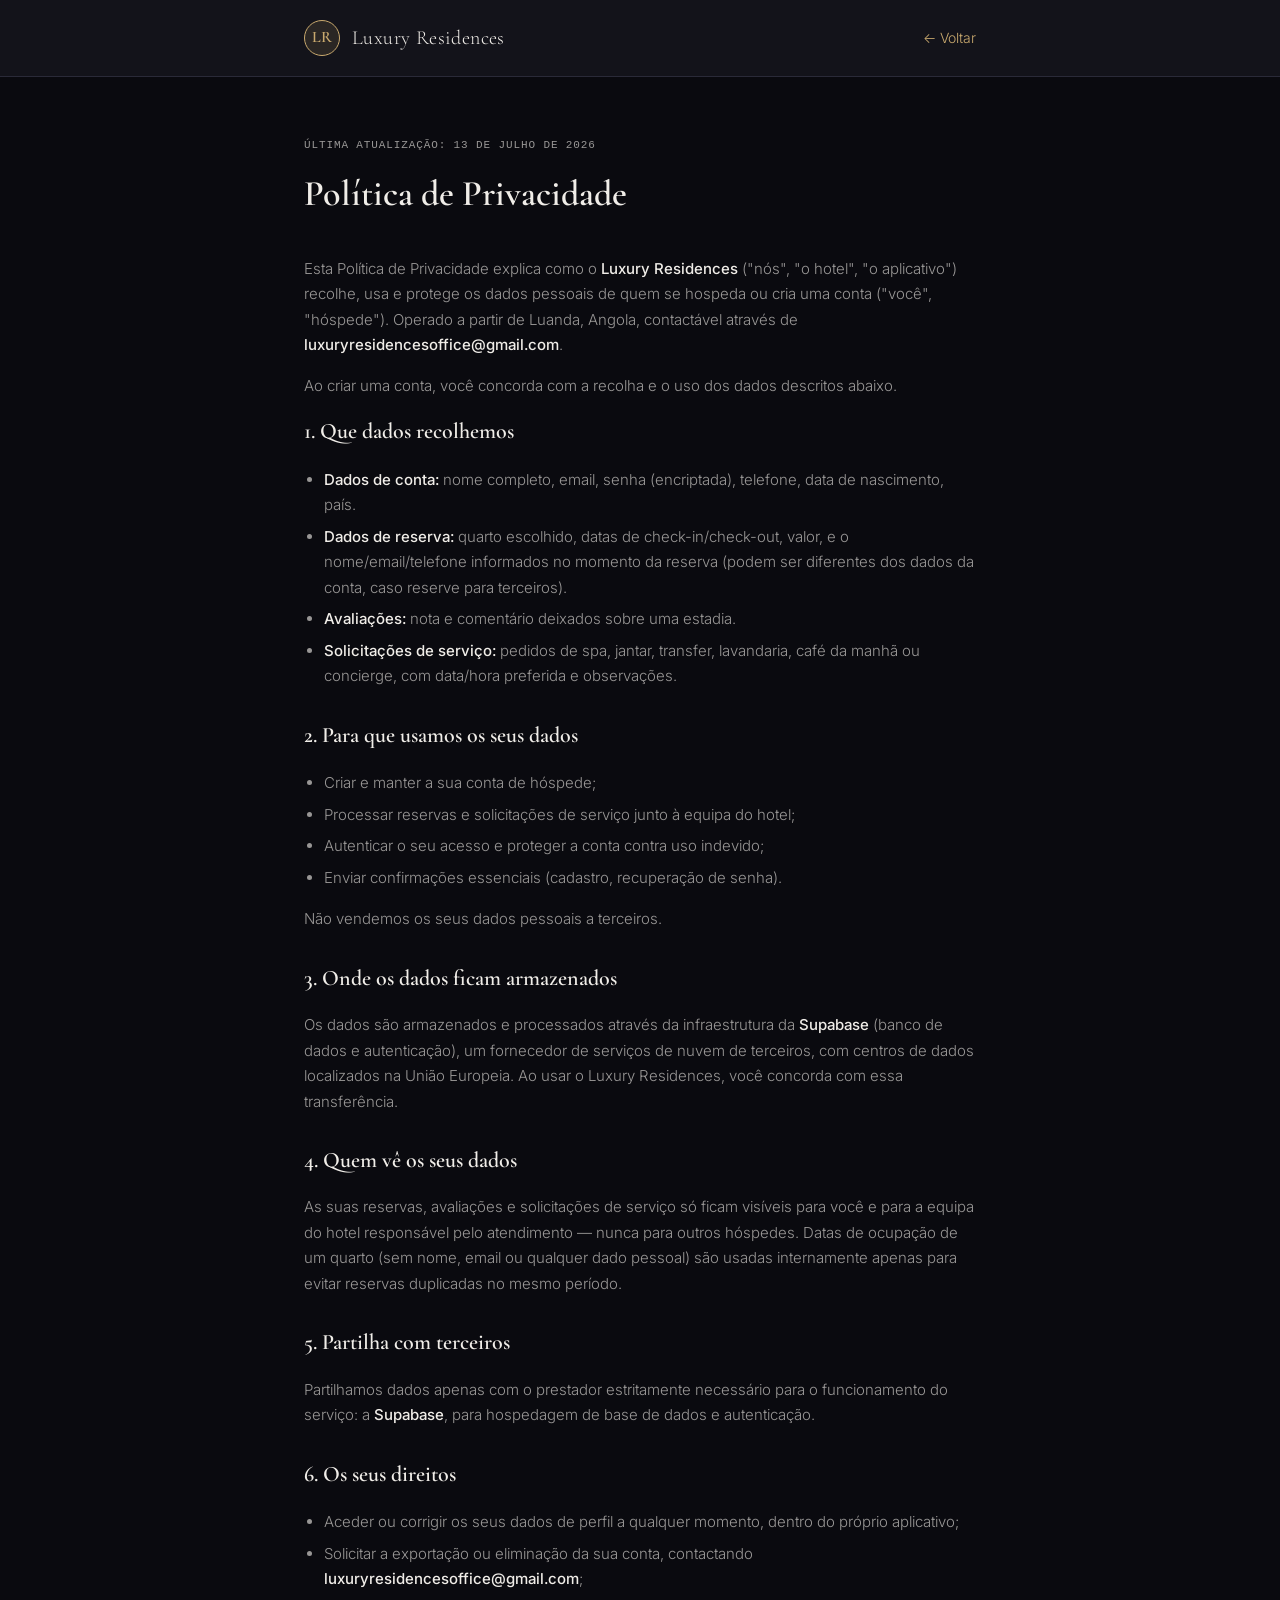
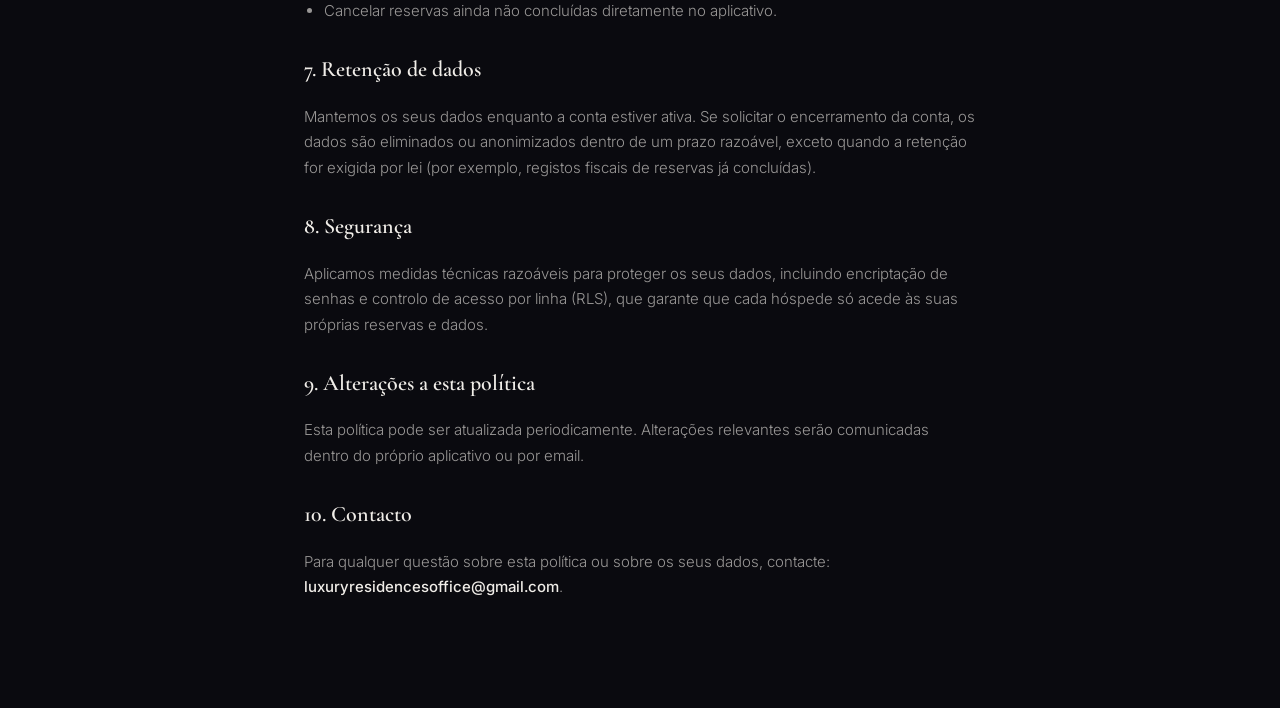
<file: privacidade.html>
<!DOCTYPE html>
<html lang="pt-AO">
<head>
<meta charset="UTF-8">
<meta name="viewport" content="width=device-width, initial-scale=1.0">
<title>Política de Privacidade — Luxury Residences</title>
<link rel="preconnect" href="https://fonts.googleapis.com">
<link href="https://fonts.googleapis.com/css2?family=Cormorant+Garamond:ital,wght@0,300;0,400;0,600;1,300;1,400&family=Inter:wght@300;400;500;600&display=swap" rel="stylesheet">
<link rel="icon" type="image/png" sizes="32x32" href="favicon-32.png">
<style>
  :root {
    --bg: #0A0A0F;
    --surface: #13131A;
    --border: #2A2A38;
    --text: #F0EDE8;
    --text-dim: rgba(240,237,232,0.62);
    --gold: #C9A96E;
    --gold-dim: rgba(201,169,110,0.12);
  }
  * { box-sizing: border-box; }
  body {
    margin: 0;
    background: var(--bg);
    color: var(--text);
    font-family: 'Inter', system-ui, sans-serif;
    font-weight: 300;
    line-height: 1.7;
  }
  header {
    border-bottom: 1px solid var(--border);
    background: var(--surface);
  }
  .wrap {
    max-width: 720px;
    margin: 0 auto;
    padding: 20px 24px;
    display: flex;
    align-items: center;
    justify-content: space-between;
  }
  .brand { display: flex; align-items: center; gap: 12px; text-decoration: none; color: var(--text); }
  .brand-mark {
    width: 36px; height: 36px; border-radius: 50%;
    background: var(--gold-dim); color: var(--gold);
    display: flex; align-items: center; justify-content: center;
    font-family: 'Cormorant Garamond', serif; font-weight: 600; font-size: 16px;
    border: 1px solid var(--gold);
  }
  .brand-name { font-family: 'Cormorant Garamond', serif; font-size: 20px; letter-spacing: 0.02em; }
  .back-link { color: var(--gold); text-decoration: none; font-size: 14px; }
  .back-link:hover { color: var(--text); }
  main { max-width: 720px; margin: 0 auto; padding: 48px 24px 80px; }
  .updated { font-family: 'SF Mono', 'Courier New', monospace; font-size: 11px; letter-spacing: 0.08em; color: var(--text-dim); text-transform: uppercase; margin-bottom: 8px; }
  h1 { font-family: 'Cormorant Garamond', serif; font-weight: 600; font-size: 36px; margin: 0 0 32px; }
  h2 { font-family: 'Cormorant Garamond', serif; font-weight: 600; font-size: 22px; color: var(--text); margin: 0 0 10px; }
  p, li { color: var(--text-dim); font-size: 15px; }
  section { margin-bottom: 28px; }
  ul { padding-left: 20px; }
  li { margin-bottom: 6px; }
  strong { color: var(--text); font-weight: 500; }
  a.inline { color: var(--gold); text-decoration: none; }
  a.inline:hover { text-decoration: underline; }
</style>
</head>
<body>

<header>
  <div class="wrap">
    <a href="index.html" class="brand">
      <div class="brand-mark">LR</div>
      <span class="brand-name">Luxury Residences</span>
    </a>
    <a href="index.html" class="back-link">← Voltar</a>
  </div>
</header>

<main>
  <p class="updated">Última atualização: 13 de julho de 2026</p>
  <h1>Política de Privacidade</h1>

  <p>Esta Política de Privacidade explica como o <strong>Luxury Residences</strong> ("nós", "o hotel", "o aplicativo") recolhe, usa e protege os dados pessoais de quem se hospeda ou cria uma conta ("você", "hóspede"). Operado a partir de Luanda, Angola, contactável através de <strong>luxuryresidencesoffice@gmail.com</strong>.</p>

  <p>Ao criar uma conta, você concorda com a recolha e o uso dos dados descritos abaixo.</p>

  <section>
    <h2>1. Que dados recolhemos</h2>
    <ul>
      <li><strong>Dados de conta:</strong> nome completo, email, senha (encriptada), telefone, data de nascimento, país.</li>
      <li><strong>Dados de reserva:</strong> quarto escolhido, datas de check-in/check-out, valor, e o nome/email/telefone informados no momento da reserva (podem ser diferentes dos dados da conta, caso reserve para terceiros).</li>
      <li><strong>Avaliações:</strong> nota e comentário deixados sobre uma estadia.</li>
      <li><strong>Solicitações de serviço:</strong> pedidos de spa, jantar, transfer, lavandaria, café da manhã ou concierge, com data/hora preferida e observações.</li>
    </ul>
  </section>

  <section>
    <h2>2. Para que usamos os seus dados</h2>
    <ul>
      <li>Criar e manter a sua conta de hóspede;</li>
      <li>Processar reservas e solicitações de serviço junto à equipa do hotel;</li>
      <li>Autenticar o seu acesso e proteger a conta contra uso indevido;</li>
      <li>Enviar confirmações essenciais (cadastro, recuperação de senha).</li>
    </ul>
    <p>Não vendemos os seus dados pessoais a terceiros.</p>
  </section>

  <section>
    <h2>3. Onde os dados ficam armazenados</h2>
    <p>Os dados são armazenados e processados através da infraestrutura da <strong>Supabase</strong> (banco de dados e autenticação), um fornecedor de serviços de nuvem de terceiros, com centros de dados localizados na União Europeia. Ao usar o Luxury Residences, você concorda com essa transferência.</p>
  </section>

  <section>
    <h2>4. Quem vê os seus dados</h2>
    <p>As suas reservas, avaliações e solicitações de serviço só ficam visíveis para você e para a equipa do hotel responsável pelo atendimento — nunca para outros hóspedes. Datas de ocupação de um quarto (sem nome, email ou qualquer dado pessoal) são usadas internamente apenas para evitar reservas duplicadas no mesmo período.</p>
  </section>

  <section>
    <h2>5. Partilha com terceiros</h2>
    <p>Partilhamos dados apenas com o prestador estritamente necessário para o funcionamento do serviço: a <strong>Supabase</strong>, para hospedagem de base de dados e autenticação.</p>
  </section>

  <section>
    <h2>6. Os seus direitos</h2>
    <ul>
      <li>Aceder ou corrigir os seus dados de perfil a qualquer momento, dentro do próprio aplicativo;</li>
      <li>Solicitar a exportação ou eliminação da sua conta, contactando <strong>luxuryresidencesoffice@gmail.com</strong>;</li>
      <li>Cancelar reservas ainda não concluídas diretamente no aplicativo.</li>
    </ul>
  </section>

  <section>
    <h2>7. Retenção de dados</h2>
    <p>Mantemos os seus dados enquanto a conta estiver ativa. Se solicitar o encerramento da conta, os dados são eliminados ou anonimizados dentro de um prazo razoável, exceto quando a retenção for exigida por lei (por exemplo, registos fiscais de reservas já concluídas).</p>
  </section>

  <section>
    <h2>8. Segurança</h2>
    <p>Aplicamos medidas técnicas razoáveis para proteger os seus dados, incluindo encriptação de senhas e controlo de acesso por linha (RLS), que garante que cada hóspede só acede às suas próprias reservas e dados.</p>
  </section>

  <section>
    <h2>9. Alterações a esta política</h2>
    <p>Esta política pode ser atualizada periodicamente. Alterações relevantes serão comunicadas dentro do próprio aplicativo ou por email.</p>
  </section>

  <section>
    <h2>10. Contacto</h2>
    <p>Para qualquer questão sobre esta política ou sobre os seus dados, contacte: <strong>luxuryresidencesoffice@gmail.com</strong>.</p>
  </section>

</main>

</body>
</html>
</file>
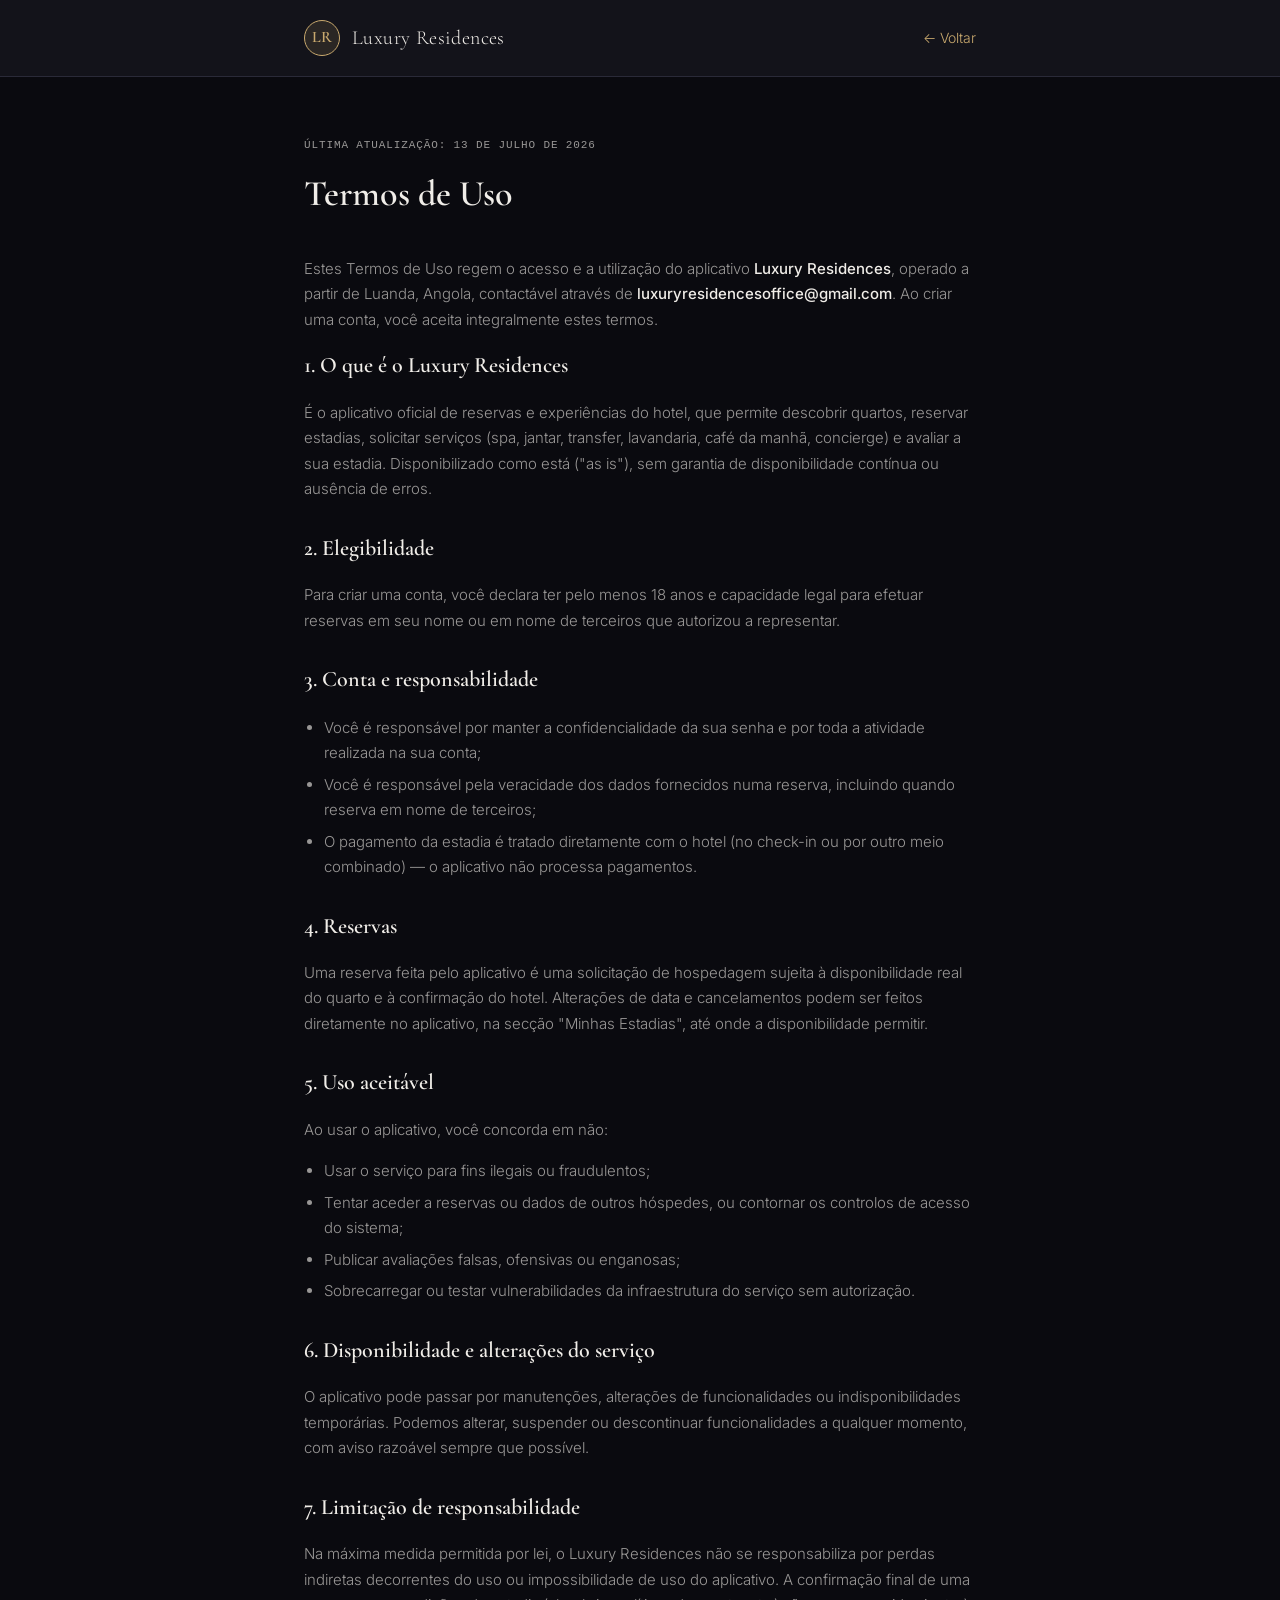
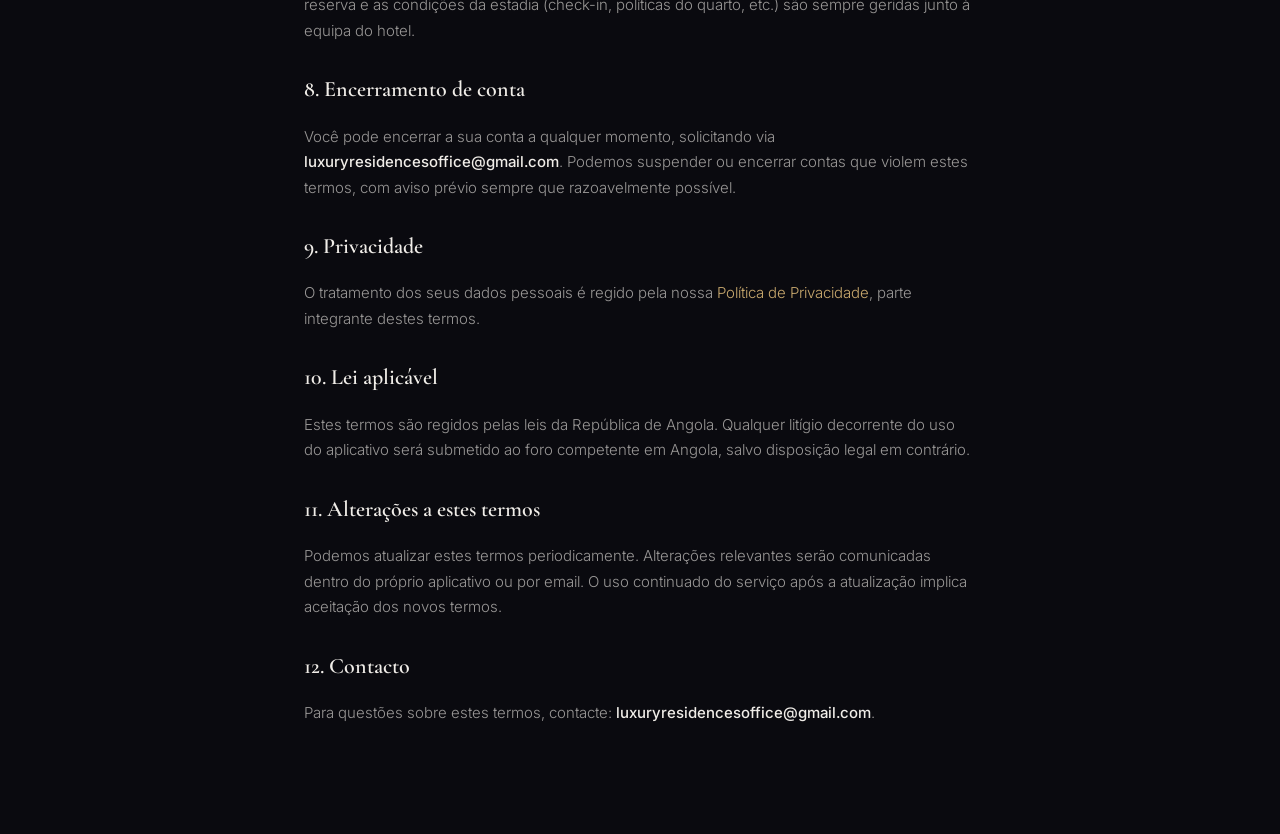
<file: termos.html>
<!DOCTYPE html>
<html lang="pt-AO">
<head>
<meta charset="UTF-8">
<meta name="viewport" content="width=device-width, initial-scale=1.0">
<title>Termos de Uso — Luxury Residences</title>
<link rel="preconnect" href="https://fonts.googleapis.com">
<link href="https://fonts.googleapis.com/css2?family=Cormorant+Garamond:ital,wght@0,300;0,400;0,600;1,300;1,400&family=Inter:wght@300;400;500;600&display=swap" rel="stylesheet">
<link rel="icon" type="image/png" sizes="32x32" href="favicon-32.png">
<style>
  :root {
    --bg: #0A0A0F;
    --surface: #13131A;
    --border: #2A2A38;
    --text: #F0EDE8;
    --text-dim: rgba(240,237,232,0.62);
    --gold: #C9A96E;
    --gold-dim: rgba(201,169,110,0.12);
  }
  * { box-sizing: border-box; }
  body {
    margin: 0;
    background: var(--bg);
    color: var(--text);
    font-family: 'Inter', system-ui, sans-serif;
    font-weight: 300;
    line-height: 1.7;
  }
  header {
    border-bottom: 1px solid var(--border);
    background: var(--surface);
  }
  .wrap {
    max-width: 720px;
    margin: 0 auto;
    padding: 20px 24px;
    display: flex;
    align-items: center;
    justify-content: space-between;
  }
  .brand { display: flex; align-items: center; gap: 12px; text-decoration: none; color: var(--text); }
  .brand-mark {
    width: 36px; height: 36px; border-radius: 50%;
    background: var(--gold-dim); color: var(--gold);
    display: flex; align-items: center; justify-content: center;
    font-family: 'Cormorant Garamond', serif; font-weight: 600; font-size: 16px;
    border: 1px solid var(--gold);
  }
  .brand-name { font-family: 'Cormorant Garamond', serif; font-size: 20px; letter-spacing: 0.02em; }
  .back-link { color: var(--gold); text-decoration: none; font-size: 14px; }
  .back-link:hover { color: var(--text); }
  main { max-width: 720px; margin: 0 auto; padding: 48px 24px 80px; }
  .updated { font-family: 'SF Mono', 'Courier New', monospace; font-size: 11px; letter-spacing: 0.08em; color: var(--text-dim); text-transform: uppercase; margin-bottom: 8px; }
  h1 { font-family: 'Cormorant Garamond', serif; font-weight: 600; font-size: 36px; margin: 0 0 32px; }
  h2 { font-family: 'Cormorant Garamond', serif; font-weight: 600; font-size: 22px; color: var(--text); margin: 0 0 10px; }
  p, li { color: var(--text-dim); font-size: 15px; }
  section { margin-bottom: 28px; }
  ul { padding-left: 20px; }
  li { margin-bottom: 6px; }
  strong { color: var(--text); font-weight: 500; }
  a.inline { color: var(--gold); text-decoration: none; }
  a.inline:hover { text-decoration: underline; }
</style>
</head>
<body>

<header>
  <div class="wrap">
    <a href="index.html" class="brand">
      <div class="brand-mark">LR</div>
      <span class="brand-name">Luxury Residences</span>
    </a>
    <a href="index.html" class="back-link">← Voltar</a>
  </div>
</header>

<main>
  <p class="updated">Última atualização: 13 de julho de 2026</p>
  <h1>Termos de Uso</h1>

  <p>Estes Termos de Uso regem o acesso e a utilização do aplicativo <strong>Luxury Residences</strong>, operado a partir de Luanda, Angola, contactável através de <strong>luxuryresidencesoffice@gmail.com</strong>. Ao criar uma conta, você aceita integralmente estes termos.</p>

  <section>
    <h2>1. O que é o Luxury Residences</h2>
    <p>É o aplicativo oficial de reservas e experiências do hotel, que permite descobrir quartos, reservar estadias, solicitar serviços (spa, jantar, transfer, lavandaria, café da manhã, concierge) e avaliar a sua estadia. Disponibilizado como está ("as is"), sem garantia de disponibilidade contínua ou ausência de erros.</p>
  </section>

  <section>
    <h2>2. Elegibilidade</h2>
    <p>Para criar uma conta, você declara ter pelo menos 18 anos e capacidade legal para efetuar reservas em seu nome ou em nome de terceiros que autorizou a representar.</p>
  </section>

  <section>
    <h2>3. Conta e responsabilidade</h2>
    <ul>
      <li>Você é responsável por manter a confidencialidade da sua senha e por toda a atividade realizada na sua conta;</li>
      <li>Você é responsável pela veracidade dos dados fornecidos numa reserva, incluindo quando reserva em nome de terceiros;</li>
      <li>O pagamento da estadia é tratado diretamente com o hotel (no check-in ou por outro meio combinado) — o aplicativo não processa pagamentos.</li>
    </ul>
  </section>

  <section>
    <h2>4. Reservas</h2>
    <p>Uma reserva feita pelo aplicativo é uma solicitação de hospedagem sujeita à disponibilidade real do quarto e à confirmação do hotel. Alterações de data e cancelamentos podem ser feitos diretamente no aplicativo, na secção "Minhas Estadias", até onde a disponibilidade permitir.</p>
  </section>

  <section>
    <h2>5. Uso aceitável</h2>
    <p>Ao usar o aplicativo, você concorda em não:</p>
    <ul>
      <li>Usar o serviço para fins ilegais ou fraudulentos;</li>
      <li>Tentar aceder a reservas ou dados de outros hóspedes, ou contornar os controlos de acesso do sistema;</li>
      <li>Publicar avaliações falsas, ofensivas ou enganosas;</li>
      <li>Sobrecarregar ou testar vulnerabilidades da infraestrutura do serviço sem autorização.</li>
    </ul>
  </section>

  <section>
    <h2>6. Disponibilidade e alterações do serviço</h2>
    <p>O aplicativo pode passar por manutenções, alterações de funcionalidades ou indisponibilidades temporárias. Podemos alterar, suspender ou descontinuar funcionalidades a qualquer momento, com aviso razoável sempre que possível.</p>
  </section>

  <section>
    <h2>7. Limitação de responsabilidade</h2>
    <p>Na máxima medida permitida por lei, o Luxury Residences não se responsabiliza por perdas indiretas decorrentes do uso ou impossibilidade de uso do aplicativo. A confirmação final de uma reserva e as condições da estadia (check-in, políticas do quarto, etc.) são sempre geridas junto à equipa do hotel.</p>
  </section>

  <section>
    <h2>8. Encerramento de conta</h2>
    <p>Você pode encerrar a sua conta a qualquer momento, solicitando via <strong>luxuryresidencesoffice@gmail.com</strong>. Podemos suspender ou encerrar contas que violem estes termos, com aviso prévio sempre que razoavelmente possível.</p>
  </section>

  <section>
    <h2>9. Privacidade</h2>
    <p>O tratamento dos seus dados pessoais é regido pela nossa <a href="privacidade.html" class="inline">Política de Privacidade</a>, parte integrante destes termos.</p>
  </section>

  <section>
    <h2>10. Lei aplicável</h2>
    <p>Estes termos são regidos pelas leis da República de Angola. Qualquer litígio decorrente do uso do aplicativo será submetido ao foro competente em Angola, salvo disposição legal em contrário.</p>
  </section>

  <section>
    <h2>11. Alterações a estes termos</h2>
    <p>Podemos atualizar estes termos periodicamente. Alterações relevantes serão comunicadas dentro do próprio aplicativo ou por email. O uso continuado do serviço após a atualização implica aceitação dos novos termos.</p>
  </section>

  <section>
    <h2>12. Contacto</h2>
    <p>Para questões sobre estes termos, contacte: <strong>luxuryresidencesoffice@gmail.com</strong>.</p>
  </section>

</main>

</body>
</html>
</file>
